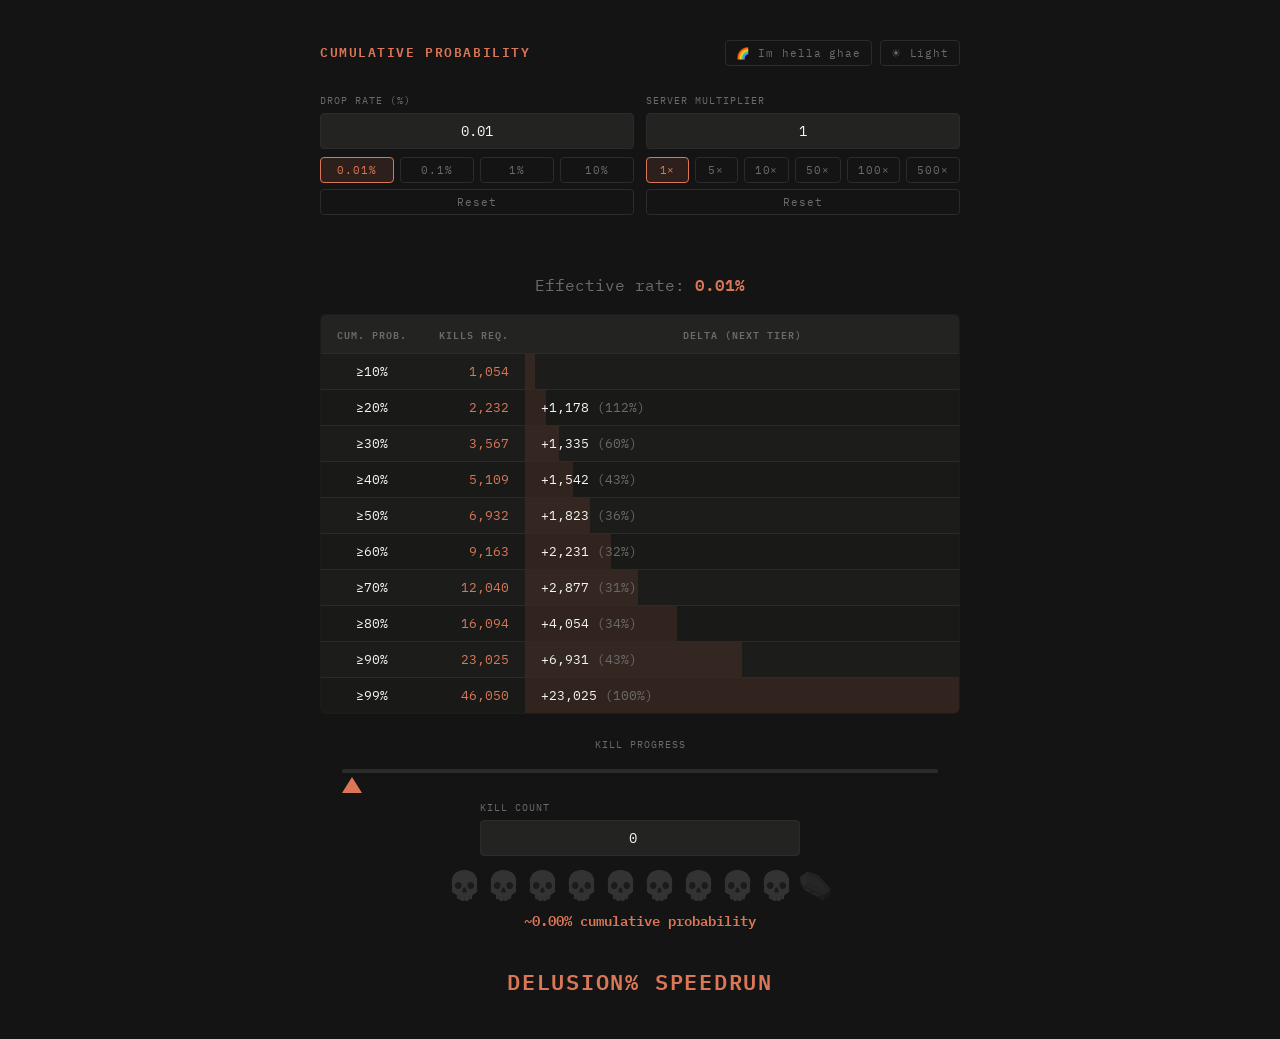
<file: index.html>
<!DOCTYPE html>
<html lang="en" data-theme="dark">
<head>
<meta charset="UTF-8">
<meta name="viewport" content="width=device-width, initial-scale=1.0">
<meta http-equiv="Content-Security-Policy" content="frame-ancestors 'none'">
<meta http-equiv="X-Content-Type-Options" content="nosniff">
<meta name="referrer" content="no-referrer">
<title>Cumulative Probability</title>
<link href="https://fonts.googleapis.com/css2?family=IBM+Plex+Mono:wght@400;600&family=IBM+Plex+Sans:wght@300;400;600&display=swap" rel="stylesheet">
<link rel="stylesheet" href="style.css">
</head>
<body>
<div class="shell">
  <header>
    <h1>Cumulative Probability</h1>
    <div style="display: flex; gap: 8px;">
      <button class="toggle-btn" onclick="toggleRainbow()" id="rainbowBtn" style="min-width: 110px;">🌈 Im hella ghae</button>
      <button class="toggle-btn" onclick="toggleTheme()" id="themeBtn" style="min-width: 60px;">☀ Light</button>
    </div>
  </header>

  <div class="controls">
    <div class="field">
      <label>Drop Rate (%)</label>
      <input type="text" id="baseRate" value="0.01" placeholder="e.g., 0.05 for 0.05%" oninput="update()">
      <div style="display: flex; gap: 6px; margin-top: 8px;">
        <button class="preset-btn" data-base="0.01" onclick="setBaseRate(0.01)">0.01%</button>
        <button class="preset-btn" data-base="0.1" onclick="setBaseRate(0.1)">0.1%</button>
        <button class="preset-btn" data-base="1" onclick="setBaseRate(1)">1%</button>
        <button class="preset-btn" data-base="10" onclick="setBaseRate(10)">10%</button>
      </div>
      <div style="display: flex; gap: 6px; margin-top: 6px;">
        <button class="preset-btn" onclick="resetAll()" style="flex: 1;">Reset</button>
      </div>
    </div>
    <div class="field">
      <label>Server Multiplier</label>
      <input type="text" id="multiplier" value="1" oninput="update()">
      <div style="display: flex; gap: 6px; margin-top: 8px; flex-wrap: wrap;">
        <button class="preset-btn" data-mul="1" onclick="setMultiplier(1)">1×</button>
        <button class="preset-btn" data-mul="5" onclick="setMultiplier(5)">5×</button>
        <button class="preset-btn" data-mul="10" onclick="setMultiplier(10)">10×</button>
        <button class="preset-btn" data-mul="50" onclick="setMultiplier(50)">50×</button>
        <button class="preset-btn" data-mul="100" onclick="setMultiplier(100)">100×</button>
        <button class="preset-btn" data-mul="500" onclick="setMultiplier(500)">500×</button>
      </div>
      <div style="display: flex; gap: 6px; margin-top: 6px;">
        <button class="preset-btn" onclick="resetMultiplier()" style="flex: 1;">Reset</button>
      </div>
    </div>
  </div>

  <div class="error-msg" id="errMsg"></div>

  <div style="text-align: center; margin-bottom: 16px; font-family: 'IBM Plex Mono', monospace; font-size: 16px; color: var(--muted);">
    Effective rate: <span id="effectiveRateDisplay" style="color: var(--accent); font-weight: 600;">—</span>
  </div>

  <table>
    <thead>
      <tr>
        <th>Cum. Prob.</th>
        <th>Kills Req.</th>
        <th>Delta (Next Tier)</th>
      </tr>
    </thead>
    <tbody id="tbody"></tbody>
  </table>

  <div class="kill-slider-wrap">
    <label>Kill Progress</label>
    <div style="display: flex; justify-content: center;">
      <div style="width: 90%;">
        <input type="range" id="killSlider" min="0" max="100" step="1" value="0" oninput="onSliderInput()">
      </div>
    </div>
  </div>

  <div style="margin-top: 24px; display: flex; flex-direction: column; align-items: center;">
    <div class="field" style="width: 50%;">
      <label>Kill Count</label>
      <input type="number" id="killCount" value="0" placeholder="e.g. 500" oninput="onKillCountInput()" min="0" title="Still sane, exile?">
    </div>
    <div id="skullDisplay" style="margin-top: 16px; text-align: center;">
      <div style="display: flex; justify-content: center; align-items: center; gap: 4px; flex-wrap: wrap;" id="skullRow"></div>
      <div style="margin-top: 8px; font-family: 'IBM Plex Mono', monospace; font-size: 14px; font-weight: 600; color: var(--accent);" id="skullLabel"></div>
      <div style="margin-top: 32px; font-family: 'IBM Plex Mono', monospace; font-size: 22px; font-weight: 600; letter-spacing: 0.08em; color: var(--accent);" id="memeLabel"></div>
    </div>
  </div>
</div>

<script src="script.js"></script>
</body>
</html>
</file>
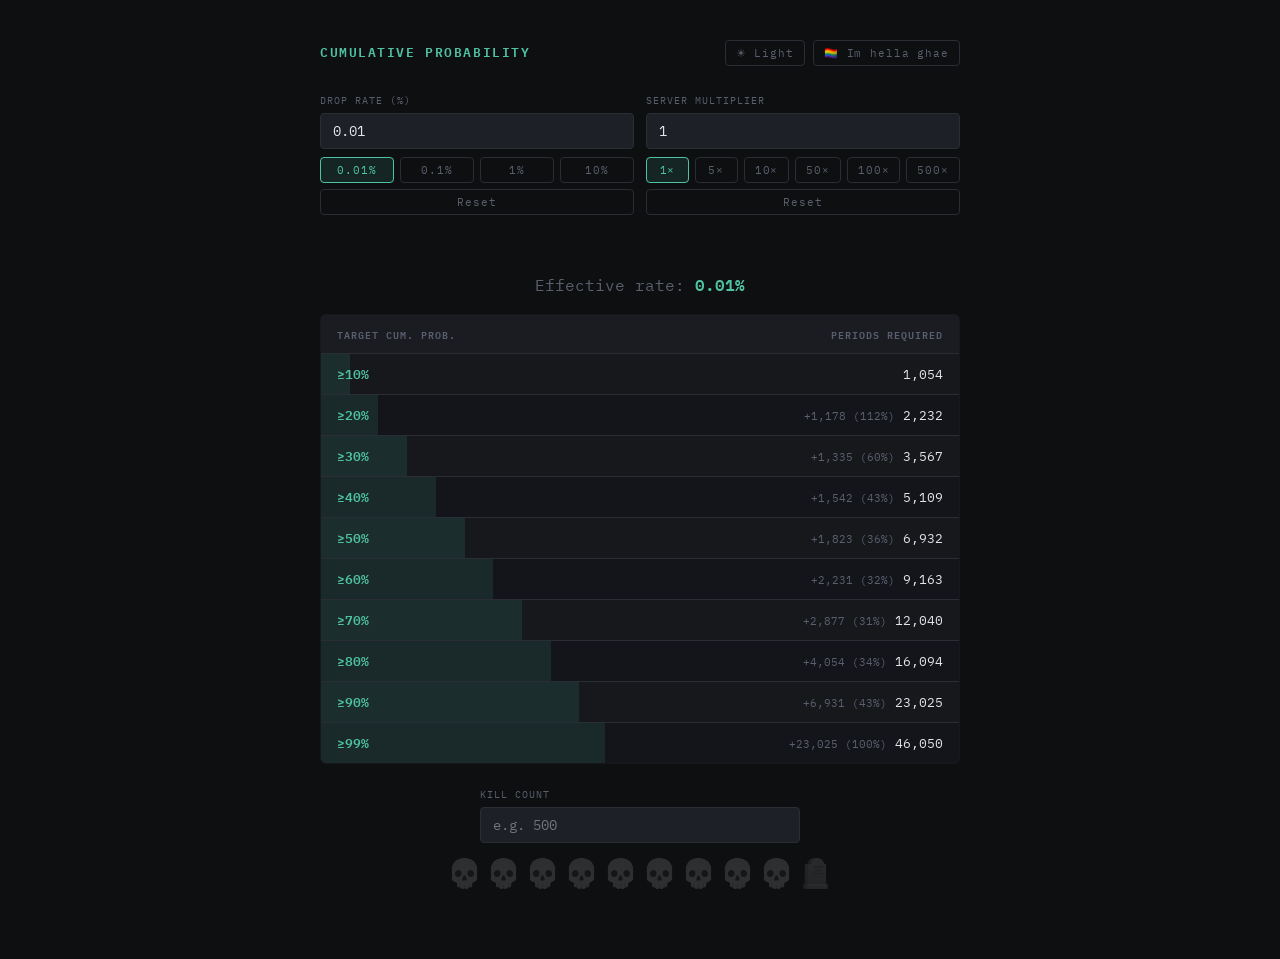
<file: cumprob.html>
<!DOCTYPE html>
<html lang="en" data-theme="dark">
<head>
<meta charset="UTF-8">
<meta name="viewport" content="width=device-width, initial-scale=1.0">
<title>Cumulative Probability</title>
<link href="https://fonts.googleapis.com/css2?family=IBM+Plex+Mono:wght@400;600&family=IBM+Plex+Sans:wght@300;400;600&display=swap" rel="stylesheet">
<style>
  :root {
    --rainbow-gradient: linear-gradient(90deg, #E40303, #FF8C00, #FFED00, #008026, #24408E, #732982);
  }
  :root[data-theme="dark"] {
    --bg: #0e0f11;
    --surface: #16181c;
    --border: #2a2d34;
    --text: #e2e4e9;
    --muted: #5a5f6e;
    --accent: #4fc3a1;
    --accent-dim: rgba(79,195,161,0.12);
    --row-alt: #13151a;
    --input-bg: #1e2028;
    --header-bg: #1a1c22;
  }
  :root[data-theme="light"] {
    --bg: #f4f5f7;
    --surface: #ffffff;
    --border: #dde0e8;
    --text: #1a1d26;
    --muted: #8a8f9e;
    --accent: #1a8f6f;
    --accent-dim: rgba(26,143,111,0.08);
    --row-alt: #f9fafb;
    --input-bg: #f0f1f4;
    --header-bg: #eaecf0;
  }
  :root[data-theme="rainbow"] {
    --bg: #0e0f11;
    --surface: #16181c;
    --border: #2a2d34;
    --text: #e2e4e9;
    --muted: #5a5f6e;
    --accent: #ff00ff;
    --accent-dim: rgba(255,0,255,0.12);
    --row-alt: #13151a;
    --input-bg: #1e2028;
    --header-bg: #1a1c22;
  }
  :root[data-theme="rainbow-light"] {
    --bg: #f4f5f7;
    --surface: #ffffff;
    --border: #dde0e8;
    --text: #1a1d26;
    --muted: #8a8f9e;
    --accent: #ff00ff;
    --accent-dim: rgba(255,0,255,0.08);
    --row-alt: #f9fafb;
    --input-bg: #f0f1f4;
    --header-bg: #eaecf0;
  }

  *, *::before, *::after { box-sizing: border-box; margin: 0; padding: 0; }

  body {
    background: var(--bg);
    color: var(--text);
    font-family: 'IBM Plex Sans', sans-serif;
    font-size: 14px;
    min-height: 100vh;
    display: flex;
    flex-direction: column;
    align-items: center;
    padding: 40px 20px;
    transition: background 0.2s, color 0.2s;
  }

  .shell {
    width: 100%;
    max-width: 640px;
  }

  header {
    display: flex;
    justify-content: space-between;
    align-items: baseline;
    margin-bottom: 28px;
  }

  h1 {
    font-family: 'IBM Plex Mono', monospace;
    font-size: 13px;
    font-weight: 600;
    letter-spacing: 0.12em;
    text-transform: uppercase;
    color: var(--accent);
  }
  :root[data-theme="rainbow"] h1,
  :root[data-theme="rainbow-light"] h1 {
    display: inline-block;
    background: linear-gradient(90deg, #E40303, #FF8C00, #FFED00, #008026, #24408E, #732982);
    -webkit-background-clip: text;
    -webkit-text-fill-color: transparent;
    background-clip: text;
    animation: hue-fwd 4s linear infinite;
  }

  .toggle-btn {
    background: none;
    border: 1px solid var(--border);
    color: var(--muted);
    font-family: 'IBM Plex Mono', monospace;
    font-size: 11px;
    letter-spacing: 0.08em;
    padding: 5px 10px;
    border-radius: 4px;
    cursor: pointer;
    transition: border-color 0.15s, color 0.15s;
  }
  .toggle-btn:hover { border-color: var(--accent); color: var(--accent); }

  .preset-btn {
    background: none;
    border: 1px solid var(--border);
    color: var(--muted);
    font-family: 'IBM Plex Mono', monospace;
    font-size: 11px;
    letter-spacing: 0.08em;
    padding: 5px 10px;
    border-radius: 4px;
    cursor: pointer;
    transition: border-color 0.15s, color 0.15s, background-color 0.15s;
    flex: 1;
  }
  .preset-btn:hover { border-color: var(--accent); color: var(--accent); background: var(--accent-dim); }
  .preset-btn.active { border-color: var(--accent); color: var(--accent); background: var(--accent-dim); }

  .controls {
    display: grid;
    grid-template-columns: 1fr 1fr;
    gap: 12px;
    margin-bottom: 24px;
  }
  @media (max-width: 520px) {
    .controls { grid-template-columns: 1fr; }
  }

  .field label {
    display: block;
    font-family: 'IBM Plex Mono', monospace;
    font-size: 10px;
    letter-spacing: 0.1em;
    text-transform: uppercase;
    color: var(--muted);
    margin-bottom: 6px;
  }

  .field input {
    width: 100%;
    background: var(--input-bg);
    border: 1px solid var(--border);
    color: var(--text);
    font-family: 'IBM Plex Mono', monospace;
    font-size: 14px;
    padding: 8px 12px;
    border-radius: 4px;
    outline: none;
    transition: border-color 0.15s;
  }
  .field input:focus { border-color: var(--accent); }
  .field input.invalid { border-color: #e05555; }

  .error-msg {
    font-family: 'IBM Plex Mono', monospace;
    font-size: 11px;
    color: #e05555;
    min-height: 16px;
    margin-bottom: 16px;
  }

  table {
    width: 100%;
    border-collapse: collapse;
    background: var(--surface);
    border: 1px solid var(--border);
    border-radius: 6px;
    overflow: hidden;
  }

  thead tr {
    background: var(--header-bg);
  }

  th {
    font-family: 'IBM Plex Mono', monospace;
    font-size: 10px;
    letter-spacing: 0.1em;
    text-transform: uppercase;
    color: var(--muted);
    padding: 10px 16px;
    text-align: left;
    font-weight: 600;
    border-bottom: 1px solid var(--border);
  }
  th:first-child { width: 45%; }
  th:not(:first-child) { text-align: right; }

  td {
    font-family: 'IBM Plex Mono', monospace;
    font-size: 13px;
    padding: 9px 16px;
    border-bottom: 1px solid var(--border);
  }
  td:not(:first-child) { text-align: right; }
  tr:last-child td { border-bottom: none; }
  tr:nth-child(even) td { background: var(--row-alt); }

  .col-periods { color: var(--muted); }
  .col-single { color: var(--text); }
  .col-cum { font-weight: 600; color: var(--accent); }
  
  .skull-wrap {
    position: relative;
    display: inline-block;
    font-size: 28px;
    line-height: 1;
  }
  .skull-base {
    opacity: 0.15;
    filter: grayscale(1);
  }
  .skull-filled {
    position: absolute;
    top: 0; left: 0;
    overflow: hidden;
    white-space: nowrap;
  }
  :root[data-theme="rainbow"] .skull-filled,
  :root[data-theme="rainbow-light"] .skull-filled {
    filter: hue-rotate(var(--skull-hue, 0deg));
  }
  .bar-cell {
    position: relative;
    overflow: hidden;
  }
  .bar-bg {
    position: absolute;
    left: 0; top: 0; bottom: 0;
    width: var(--bar-pct, 0%);
    background: var(--accent-dim);
    transition: width 0.3s ease;
  }
  :root[data-theme="rainbow"] .bar-bg,
  :root[data-theme="rainbow-light"] .bar-bg {
    background: linear-gradient(90deg, #E40303, #FF8C00, #FFED00, #008026, #24408E, #732982, #E40303, #FF8C00, #FFED00, #008026, #24408E, #732982, #E40303);
    background-size: 200% 100%;
    animation: flow-right 6s linear infinite;
    opacity: 0.6;
    box-shadow: inset -2px 0 0 rgba(255,255,255,0.4);
  }
  @keyframes flow-right {
    from { background-position: 100% 0%; }
    to   { background-position: 0% 0%; }
  }

  .bar-val { font-weight: 600; color: var(--accent); }
  :root[data-theme="rainbow"] .bar-val,
  :root[data-theme="rainbow-light"] .bar-val {
    background: linear-gradient(90deg, #E40303, #FF8C00, #FFED00, #008026, #24408E, #732982);
    -webkit-background-clip: text;
    background-clip: text;
    color: transparent;
    animation: hue-fwd 4s linear infinite;
  }
</style>
</head>
<body>
<div class="shell">
  <header>
    <h1>Cumulative Probability</h1>
    <div style="display: flex; gap: 8px;">
      <button class="toggle-btn" onclick="toggleTheme()" id="themeBtn">☀ Light</button>
      <button class="toggle-btn" onclick="toggleRainbow()" id="rainbowBtn">🏳️‍🌈 Im hella ghae</button>
    </div>
  </header>

  <div class="controls">
    <div class="field">
      <label>Drop Rate (%)</label>
      <input type="text" id="baseRate" value="0.01" placeholder="e.g., 0.05 for 0.05%" oninput="update()">
      <div style="display: flex; gap: 6px; margin-top: 8px;">
        <button class="preset-btn" data-base="0.01" onclick="setBaseRate(0.01)">0.01%</button>
        <button class="preset-btn" data-base="0.1" onclick="setBaseRate(0.1)">0.1%</button>
        <button class="preset-btn" data-base="1" onclick="setBaseRate(1)">1%</button>
        <button class="preset-btn" data-base="10" onclick="setBaseRate(10)">10%</button>
      </div>
      <div style="display: flex; gap: 6px; margin-top: 6px;">
        <button class="preset-btn" onclick="resetAll()" style="flex: 1;">Reset</button>
      </div>
    </div>
    <div class="field">
      <label>Server Multiplier</label>
      <input type="text" id="multiplier" value="1" oninput="update()">
      <div style="display: flex; gap: 6px; margin-top: 8px; flex-wrap: wrap;">
        <button class="preset-btn" data-mul="1" onclick="setMultiplier(1)">1×</button>
        <button class="preset-btn" data-mul="5" onclick="setMultiplier(5)">5×</button>
        <button class="preset-btn" data-mul="10" onclick="setMultiplier(10)">10×</button>
        <button class="preset-btn" data-mul="50" onclick="setMultiplier(50)">50×</button>
        <button class="preset-btn" data-mul="100" onclick="setMultiplier(100)">100×</button>
        <button class="preset-btn" data-mul="500" onclick="setMultiplier(500)">500×</button>
      </div>
      <div style="display: flex; gap: 6px; margin-top: 6px;">
        <button class="preset-btn" onclick="resetMultiplier()" style="flex: 1;">Reset</button>
      </div>
    </div>
  </div>

  <div class="error-msg" id="errMsg"></div>

  <div style="text-align: center; margin-bottom: 16px; font-family: 'IBM Plex Mono', monospace; font-size: 16px; color: var(--muted);">
    Effective rate: <span id="effectiveRateDisplay" style="color: var(--accent); font-weight: 600;">—</span>
  </div>

  <table>
    <thead>
      <tr>
        <th>Target Cum. Prob.</th>
        <th>Periods Required</th>
      </tr>
    </thead>
    <tbody id="tbody"></tbody>
  </table>

  <div style="margin-top: 24px; display: flex; flex-direction: column; align-items: center;">
    <div class="field" style="width: 50%;">
      <label>Kill Count</label>
      <input type="number" id="killCount" value="" placeholder="e.g. 500" oninput="updateSkulls()" min="0">
    </div>
    <div id="skullDisplay" style="margin-top: 16px; text-align: center;">
      <div style="display: flex; justify-content: center; align-items: center; gap: 4px; flex-wrap: wrap;" id="skullRow"></div>
      <div style="margin-top: 8px; font-family: 'IBM Plex Mono', monospace; font-size: 14px; font-weight: 600; color: var(--accent);" id="skullLabel"></div>
      <div style="margin-top: 32px; font-family: 'IBM Plex Mono', monospace; font-size: 22px; font-weight: 600; letter-spacing: 0.08em; color: var(--accent);" id="memeLabel"></div>
    </div>
  </div>
</div>

<script>
  const TARGETS = [0.10, 0.20, 0.30, 0.40, 0.50, 0.60, 0.70, 0.80, 0.90, 0.99];

  const MEME_BUCKETS = {
    '1-20': ['MAXIMUM COPIUM', 'FARMING HOPIUM', 'THIS WILL BE EASY', 'DELUSION% SPEEDRUN'],
    '21-40': ['PAIN BEGINS', 'HOPIUM STOCKS UP 📈', 'TRUST BRO JUST GRIND', 'HUFFING THAT COPIUM'],
    '41-60': ['THE GRIND AWAKENS', 'HALFWAY TO SUFFERING', 'COIN FLIP WITH MY SOUL', 'PAIN OR GLORY'],
    '61-80': ['PAIN IS REAL NOW', 'NO TURNING BACK', 'SPEEDRUN LOOKING CLEAN', 'SUFFERING.EXE'],
    '81-95': ['ALMOST THERE (AT COST)', 'DON\'T BREAK NOW', 'LOCKED IN MISERY', 'SO CLOSE SO TIRED'],
    '96-98': ['ONE MORE PUSH', 'THE END IN SIGHT', 'WORTH IT? ASKING', 'FINAL FORM SUFFERING'],
    '99': ['THE 1% THAT BREAKS YOU', 'ONE MORE TIME', 'GAME READS YOUR TEARS', 'LAST CHANCE CASINO'],
    '100': ['IT\'S OVER', 'WHAT DID THIS COST', 'HOLLOW BUT WON', 'FREEDOM AT WHAT PRICE']
  };

  function getMeme(probPercent) {
    let bucket;
    if (probPercent < 1) return '';
    else if (probPercent <= 20) bucket = '1-20';
    else if (probPercent <= 40) bucket = '21-40';
    else if (probPercent <= 60) bucket = '41-60';
    else if (probPercent <= 80) bucket = '61-80';
    else if (probPercent <= 95) bucket = '81-95';
    else if (probPercent < 99) bucket = '96-98';
    else if (probPercent === 99) bucket = '99';
    else bucket = '100';

    const options = MEME_BUCKETS[bucket];
    return options[Math.floor(Math.random() * options.length)];
  }

  function getRandomColor() {
    const colors = [
      '#ff0000', '#ff7f00', '#ffff00', '#00ff00', '#0000ff', '#4b0082', '#9400d3',
      '#ff1493', '#00bfff', '#32cd32', '#ff69b4', '#00ced1', '#ffd700', '#ff4500'
    ];
    return colors[Math.floor(Math.random() * colors.length)];
  }

  function getRandomRainbowGradient() {
    const baseColors = ['#E40303', '#FF8C00', '#FFED00', '#008026', '#24408E', '#732982'];
    const startIdx = Math.floor(Math.random() * baseColors.length);
    const rotated = [...baseColors.slice(startIdx), ...baseColors.slice(0, startIdx)];
    return `linear-gradient(90deg, ${rotated.join(', ')})`;
  }

  function initializeRandomColors() {
    const html = document.documentElement;
    const current = html.getAttribute('data-theme');
    if (current === 'rainbow' || current === 'rainbow-light') {
      const gradient = getRandomRainbowGradient();
      document.documentElement.style.setProperty('--rainbow-gradient', gradient);
    }
  }

  function updatePresetHighlights() {
    const baseVal = parseFloat(document.getElementById('baseRate').value.trim());
    const mulVal  = parseFloat(document.getElementById('multiplier').value.trim());
    document.querySelectorAll('[data-base]').forEach(btn => {
      btn.classList.toggle('active', parseFloat(btn.dataset.base) === baseVal);
    });
    document.querySelectorAll('[data-mul]').forEach(btn => {
      btn.classList.toggle('active', parseFloat(btn.dataset.mul) === mulVal);
    });
  }

  function setBaseRate(rate) {
    document.getElementById('baseRate').value = rate;
    update();
  }

  function setMultiplier(mul) {
    document.getElementById('multiplier').value = mul;
    update();
  }

  function resetAll() {
    document.getElementById('baseRate').value = '0.01';
    document.getElementById('multiplier').value = '1';
    update();
  }

  function resetMultiplier() {
    document.getElementById('multiplier').value = '1';
    update();
  }

  let currentTheme = 'dark'; // 'dark' or 'light'
  let rainbowMode = false;

  function updateThemeClass() {
    const theme = rainbowMode ? (currentTheme === 'light' ? 'rainbow-light' : 'rainbow') : currentTheme;
    document.documentElement.setAttribute('data-theme', theme);
  }

  function toggleTheme() {
    currentTheme = currentTheme === 'dark' ? 'light' : 'dark';
    updateThemeClass();
    document.getElementById('themeBtn').textContent = currentTheme === 'dark' ? '☀ Light' : '☾ Dark';
  }

  function toggleRainbow() {
    rainbowMode = !rainbowMode;
    updateThemeClass();
    document.getElementById('rainbowBtn').textContent = rainbowMode ? '❓ Y r u ghae?' : '🏳️‍🌈 Im hella ghae';
    if (rainbowMode) {
      initializeRandomColors();
    }
  }

  let lastEffectiveRate = 0;

  function updateSkulls() {
    const killRaw = document.getElementById('killCount').value.trim();
    const kills = parseInt(killRaw);
    const display = document.getElementById('skullDisplay');
    const row = document.getElementById('skullRow');
    const lbl = document.getElementById('skullLabel');

    if (!killRaw || isNaN(kills) || kills < 0 || lastEffectiveRate <= 0) {
      row.innerHTML = '';
      for (let i = 0; i < 10; i++) {
        const wrap = document.createElement('span');
        wrap.className = 'skull-wrap';
        const base = document.createElement('span');
        base.className = 'skull-base';
        base.textContent = i === 9 ? '🪦' : '💀';
        const fill = document.createElement('span');
        fill.className = 'skull-filled';
        fill.textContent = i === 9 ? '🪦' : '💀';
        fill.style.width = '0%';
        wrap.appendChild(base);
        wrap.appendChild(fill);
        row.appendChild(wrap);
      }
      lbl.textContent = '';
      document.getElementById('memeLabel').textContent = '';
      return;
    }
    const prob = cumProb(lastEffectiveRate, kills);
    const filled = prob * 10; // out of 10 skulls

    row.innerHTML = '';
    for (let i = 0; i < 10; i++) {
      const wrap = document.createElement('span');
      wrap.className = 'skull-wrap';

      const base = document.createElement('span');
      base.className = 'skull-base';
      base.textContent = i === 9 ? '🪦' : '💀';

      const fill = document.createElement('span');
      fill.className = 'skull-filled';
      fill.textContent = i === 9 ? '🪦' : '💀';

      if (i < Math.floor(filled)) {
        fill.style.width = '100%';
      } else if (i === Math.floor(filled)) {
        const partial = (filled - Math.floor(filled)) * 100;
        fill.style.width = partial.toFixed(1) + '%';
      } else {
        fill.style.width = '0%';
      }

      wrap.appendChild(base);
      wrap.appendChild(fill);
      row.appendChild(wrap);
    }

    lbl.textContent = `~${(prob * 100).toFixed(2)}% cumulative probability`;
    document.getElementById('memeLabel').textContent = getMeme(prob * 100);
  }

  function periodsForTarget(p, target) {
    // 1 - (1-p)^n >= target  =>  n >= log(1-target)/log(1-p)
    if (p <= 0) return Infinity;
    if (p >= 1) return 1;
    return Math.ceil(Math.log(1 - target) / Math.log(1 - p));
  }

  function cumProb(p, n) {
    return 1 - Math.pow(1 - p, n);
  }

  function fmt(v, decimals) {
    return (v * 100).toFixed(decimals) + '%';
  }

  function update() {
    const baseRaw = document.getElementById('baseRate').value.trim();
    const mulRaw  = document.getElementById('multiplier').value.trim();
    const errEl   = document.getElementById('errMsg');
    const brInput = document.getElementById('baseRate');
    const mulInput = document.getElementById('multiplier');

    const basePercent = parseFloat(baseRaw);
    const base = basePercent / 100;  // Convert from percentage to decimal
    const mul  = parseFloat(mulRaw);

    brInput.classList.toggle('invalid', isNaN(basePercent) || basePercent <= 0 || basePercent >= 100);
    mulInput.classList.toggle('invalid', isNaN(mul) || mul <= 0);

    if (isNaN(basePercent) || basePercent <= 0 || basePercent >= 100) {
      errEl.textContent = 'Base rate must be a number between 0 and 100 (exclusive).';
      return;
    }
    if (isNaN(mul) || mul <= 0) {
      errEl.textContent = 'Multiplier must be a positive number.';
      return;
    }
    errEl.textContent = '';

    // Build rows for each multiplier step up to max, showing one row per target probability
    // Columns: target %, periods needed (at base rate), single-period prob at that multiplier step? 
    // Re-read: "multiplier of this base rate e.g. 5, 10, 20"
    // Interpretation: user sets base rate and a multiplier; effective per-period rate = base * multiplier
    // Table shows, for each target cumulative probability threshold, how many periods are needed.

    const effectiveRate = Math.min(base * mul, 0.9999999);

    lastEffectiveRate = effectiveRate;
    updateSkulls();

    document.getElementById('effectiveRateDisplay').textContent = (effectiveRate * 100).toFixed(2) + '%';

    const tbody = document.getElementById('tbody');
    tbody.innerHTML = '';
    let prevN = 0;

    TARGETS.forEach((target, i) => {
      const n = periodsForTarget(effectiveRate, target);
      const pct = target * 100;

      const tr = document.createElement('tr');

      const tdTarget = document.createElement('td');
      tdTarget.style.padding = '0';
      const cellWrap = document.createElement('div');
      cellWrap.className = 'col-cum bar-cell';
      cellWrap.style.padding = '9px 16px';
      cellWrap.style.setProperty('--bar-pct', (target * 100).toFixed(2) + '%');
      const bar = document.createElement('div');
      bar.className = 'bar-bg';
      const label = document.createElement('span');
      label.className = 'bar-val';
      label.textContent = pct === 99 ? '≥99%' : `≥${pct}%`;
      cellWrap.appendChild(bar);
      cellWrap.appendChild(label);
      tdTarget.appendChild(cellWrap);

      const tdN = document.createElement('td');
      tdN.className = 'col-single';
      if (i === 0 || prevN === Infinity || n === Infinity) {
        tdN.textContent = n === Infinity ? '∞' : n.toLocaleString();
      } else {
        const delta = n - prevN;
        const deltaPercent = ((delta / prevN) * 100).toFixed(0);
        const deltaSpan = document.createElement('span');
        deltaSpan.style.cssText = 'color: var(--muted); font-size: 11px; margin-right: 8px;';
        deltaSpan.textContent = `+${delta.toLocaleString()} (${deltaPercent}%)`;
        tdN.appendChild(deltaSpan);
        tdN.appendChild(document.createTextNode(n.toLocaleString()));
      }
      prevN = n;

      tr.appendChild(tdTarget);
      tr.appendChild(tdN);
      tbody.appendChild(tr);
    });

    updatePresetHighlights();
  }

  function incrementKillCount() {
    const input = document.getElementById('killCount');
    const current = parseInt(input.value) || 0;
    input.value = current + 1;
    updateSkulls();
  }

  function decrementKillCount() {
    const input = document.getElementById('killCount');
    const current = parseInt(input.value) || 0;
    input.value = Math.max(0, current - 1);
    updateSkulls();
  }

  document.getElementById('killCount').addEventListener('keydown', (e) => {
    if (e.key === 'ArrowUp') {
      e.preventDefault();
      incrementKillCount();
    } else if (e.key === 'ArrowDown') {
      e.preventDefault();
      decrementKillCount();
    }
  });

  update();
  updateThemeClass();
  initializeRandomColors();
  updateSkulls();
</script>
</body>
</html>
</file>
<file: style.css>
:root[data-theme="dark"] {
    --bg: #141414;
    --surface: #1c1c1b;
    --border: #2b2b2a;
    --text: #f5f5f3;
    --muted: #6c6b68;
    --accent: #d97757;
    --accent-dim: rgba(217,119,87,0.12);
    --row-alt: #191918;
    --input-bg: #232322;
    --header-bg: #232322;
  }
  :root[data-theme="light"] {
    --bg: #f9f9f7;
    --surface: #ffffff;
    --border: #e7e6e1;
    --text: #1f1f1e;
    --muted: #858380;
    --accent: #d97757;
    --accent-dim: rgba(217,119,87,0.12);
    --row-alt: #f5f5f3;
    --input-bg: #f5f5f3;
    --header-bg: #eeede9;
  }
  :root[data-theme="rainbow"] {
    --bg: #141414;
    --surface: #1c1c1b;
    --border: #2b2b2a;
    --text: #f5f5f3;
    --muted: #6c6b68;
    --accent: #d97757;
    --accent-dim: rgba(217,119,87,0.12);
    --row-alt: #191918;
    --input-bg: #232322;
    --header-bg: #232322;
  }
  :root[data-theme="rainbow-light"] {
    --bg: #f9f9f7;
    --surface: #ffffff;
    --border: #e7e6e1;
    --text: #1f1f1e;
    --muted: #858380;
    --accent: #d97757;
    --accent-dim: rgba(217,119,87,0.12);
    --row-alt: #f5f5f3;
    --input-bg: #f5f5f3;
    --header-bg: #eeede9;
  }

  *, *::before, *::after { box-sizing: border-box; margin: 0; padding: 0; }

  body {
    cursor: url('data:image/svg+xml,<svg xmlns="http://www.w3.org/2000/svg" width="32" height="32" viewBox="0 0 32 32"><polygon points="16,2 30,10 16,18 2,10" fill="%23d97757" stroke="%23141414" stroke-width="1"/><polygon points="30,10 30,25 16,33 16,18" fill="%23a0563a" stroke="%23141414" stroke-width="1"/><polygon points="2,10 16,18 16,33 2,25" fill="%23703c28" stroke="%23141414" stroke-width="1"/><circle cx="16" cy="10" r="1.8" fill="%23141414"/><circle cx="24" cy="15" r="1.5" fill="%23f5f5f3"/><circle cx="21" cy="24" r="1.5" fill="%23f5f5f3"/><circle cx="6" cy="15" r="1.5" fill="%23d97757"/><circle cx="9" cy="20" r="1.5" fill="%23d97757"/><circle cx="12" cy="25" r="1.5" fill="%23d97757"/></svg>') 16 16, auto;
    background: var(--bg);
    color: var(--text);
    font-family: 'IBM Plex Sans', -apple-system, BlinkMacSystemFont, 'Segoe UI', sans-serif;
    font-size: 14px;
    min-height: 100vh;
    display: flex;
    flex-direction: column;
    align-items: center;
    padding: 40px 20px;
    transition: background 0.2s, color 0.2s;
  }

  .shell {
    width: 100%;
    max-width: 640px;
  }

  header {
    display: flex;
    justify-content: space-between;
    align-items: baseline;
    margin-bottom: 28px;
  }

  h1 {
    font-family: 'IBM Plex Mono', monospace;
    font-size: 13px;
    font-weight: 600;
    letter-spacing: 0.12em;
    text-transform: uppercase;
    color: var(--accent);
  }
  :root[data-theme="rainbow"] h1,
  :root[data-theme="rainbow-light"] h1 {
    display: inline-block;
    background: linear-gradient(90deg, #E40303, #FF8C00, #FFED00, #008026, #24408E, #732982);
    -webkit-background-clip: text;
    -webkit-text-fill-color: transparent;
    background-clip: text;
    animation: hue-fwd 4s linear infinite;
  }

  .toggle-btn {
    background: none;
    border: 1px solid var(--border);
    color: var(--muted);
    font-family: 'IBM Plex Mono', monospace;
    font-size: 11px;
    letter-spacing: 0.08em;
    padding: 5px 10px;
    border-radius: 4px;
    cursor: pointer;
    transition: border-color 0.15s, color 0.15s, transform 0.1s;
  }
  .toggle-btn:hover { border-color: var(--accent); color: var(--accent); }
  .toggle-btn:focus-visible { outline: 2px solid var(--accent); outline-offset: 2px; }
  .toggle-btn:active { transform: scale(0.98); }

  .preset-btn {
    background: none;
    border: 1px solid var(--border);
    color: var(--muted);
    font-family: 'IBM Plex Mono', monospace;
    font-size: 11px;
    letter-spacing: 0.08em;
    padding: 5px 10px;
    border-radius: 4px;
    cursor: pointer;
    transition: border-color 0.15s, color 0.15s, background-color 0.15s, transform 0.1s;
    flex: 1;
  }
  .preset-btn:hover { border-color: var(--accent); color: var(--accent); background: var(--accent-dim); }
  .preset-btn.active { border-color: var(--accent); color: var(--accent); background: var(--accent-dim); }
  .preset-btn:focus-visible { outline: 2px solid var(--accent); outline-offset: 2px; }
  .preset-btn:active { transform: scale(0.98); }

  .controls {
    display: grid;
    grid-template-columns: 1fr 1fr;
    gap: 12px;
    margin-bottom: 24px;
  }
  @media (max-width: 520px) {
    .controls { grid-template-columns: 1fr; }
  }

  .field label {
    display: block;
    font-family: 'IBM Plex Mono', monospace;
    font-size: 10px;
    letter-spacing: 0.1em;
    text-transform: uppercase;
    color: var(--muted);
    margin-bottom: 6px;
  }

  .field input {
    width: 100%;
    background: var(--input-bg);
    border: 1px solid var(--border);
    color: var(--text);
    font-family: 'IBM Plex Mono', monospace;
    font-size: 14px;
    padding: 8px 12px;
    border-radius: 4px;
    outline: none;
    transition: border-color 0.15s;
    text-align: center;
  }
  .field input:focus { border-color: var(--accent); }
  .field input.invalid { border-color: #e05555; }

  .error-msg {
    font-family: 'IBM Plex Mono', monospace;
    font-size: 11px;
    color: #e05555;
    min-height: 16px;
    margin-bottom: 16px;
  }

  table {
    width: 100%;
    border-collapse: collapse;
    background: var(--surface);
    border: 1px solid var(--border);
    border-radius: 6px;
    overflow: hidden;
    table-layout: auto;
  }

  thead tr {
    background: var(--header-bg);
  }

  th {
    font-family: 'IBM Plex Mono', monospace;
    font-size: 10px;
    letter-spacing: 0.1em;
    text-transform: uppercase;
    color: var(--muted);
    padding: 10px 16px;
    text-align: center;
    font-weight: 600;
    border-bottom: 1px solid var(--border);
  }
  th:nth-child(1) { white-space: nowrap; }
  th:nth-child(2) { white-space: nowrap; }
  th:nth-child(3) { width: 100%; }

  td {
    font-family: 'IBM Plex Mono', monospace;
    font-size: 13px;
    padding: 9px 16px;
    border-bottom: 1px solid var(--border);
  }
  td:nth-child(1) { text-align: center; }
  td:nth-child(2) { text-align: right; }
  tr:last-child td { border-bottom: none; }
  tr:nth-child(even) td { background: var(--row-alt); }

  .col-periods { color: var(--text); }
  .col-single { color: var(--accent); }
  .col-cum { font-weight: 600; color: var(--accent); }

  .skull-wrap {
    position: relative;
    display: inline-block;
    font-size: 28px;
    line-height: 1;
    font-family: 'Apple Color Emoji', 'Segoe UI Emoji', 'Segoe UI Symbol', sans-serif;
  }
  .skull-base {
    opacity: 0.15;
    filter: grayscale(1);
  }
  .skull-filled {
    position: absolute;
    top: 0; left: 0;
    overflow: hidden;
    white-space: nowrap;
  }
  :root[data-theme="rainbow"] .skull-filled,
  :root[data-theme="rainbow-light"] .skull-filled {
    filter: hue-rotate(var(--skull-hue, 0deg));
  }
  .bar-cell {
    position: relative;
    overflow: hidden;
  }
  .bar-bg {
    position: absolute;
    left: 0; top: 0; bottom: 0;
    width: var(--bar-pct, 0%);
    background: var(--accent-dim);
    transition: width 0.3s ease;
  }
  :root[data-theme="rainbow"] .bar-bg,
  :root[data-theme="rainbow-light"] .bar-bg {
    background: linear-gradient(90deg, #E40303, #FF8C00, #FFED00, #008026, #24408E, #732982, #E40303, #FF8C00, #FFED00, #008026, #24408E, #732982, #E40303);
    background-size: 200% 100%;
    animation: flow-right 6s linear infinite;
    opacity: 0.6;
    box-shadow: inset -2px 0 0 rgba(255,255,255,0.4);
  }
  @keyframes flow-right {
    from { background-position: 100% 0%; }
    to   { background-position: 0% 0%; }
  }
  @keyframes hue-fwd {
    from { filter: hue-rotate(0deg); }
    to   { filter: hue-rotate(360deg); }
  }

  .col-delta { color: var(--muted); font-size: 11px; margin-right: 8px; }

  .kill-slider-wrap {
    margin-top: 24px;
    width: 100%;
  }
  .kill-slider-wrap label {
    display: block;
    font-family: 'IBM Plex Mono', monospace;
    font-size: 10px;
    letter-spacing: 0.1em;
    text-transform: uppercase;
    color: var(--muted);
    margin-bottom: 8px;
    text-align: center;
  }
  #killSlider {
    -webkit-appearance: none;
    appearance: none;
    width: calc(100% + 20px);
    margin-left: -10px;
    height: 4px;
    background: var(--border);
    border-radius: 2px;
    outline: none;
    cursor: pointer;
  }
  #killSlider::-webkit-slider-thumb {
    -webkit-appearance: none;
    appearance: none;
    width: 20px;
    height: 16px;
    background: var(--accent);
    cursor: pointer;
    clip-path: polygon(0% 100%, 100% 100%, 50% 0%);
    margin-top: 8px;
  }
  #killSlider::-moz-range-thumb {
    width: 20px;
    height: 16px;
    background: var(--accent);
    cursor: pointer;
    border: none;
    clip-path: polygon(0% 100%, 100% 100%, 50% 0%);
  }
  #killSlider::-webkit-slider-runnable-track {
    background: linear-gradient(to right,
      var(--accent) 0%,
      var(--accent) calc(var(--slider-val, 0) * 1%),
      var(--border) calc(var(--slider-val, 0) * 1%)
    );
    height: 4px;
    border-radius: 2px;
  }

  .row-highlight td:nth-child(1) {
    border-left: 2px solid var(--accent);
  }

  .bar-val { font-weight: 400; color: var(--text); }
  :root[data-theme="rainbow"] .bar-val,
  :root[data-theme="rainbow-light"] .bar-val {
    background: linear-gradient(90deg, #E40303, #FF8C00, #FFED00, #008026, #24408E, #732982);
    -webkit-background-clip: text;
    background-clip: text;
    color: transparent;
    animation: hue-fwd 4s linear infinite;
  }
</file>
